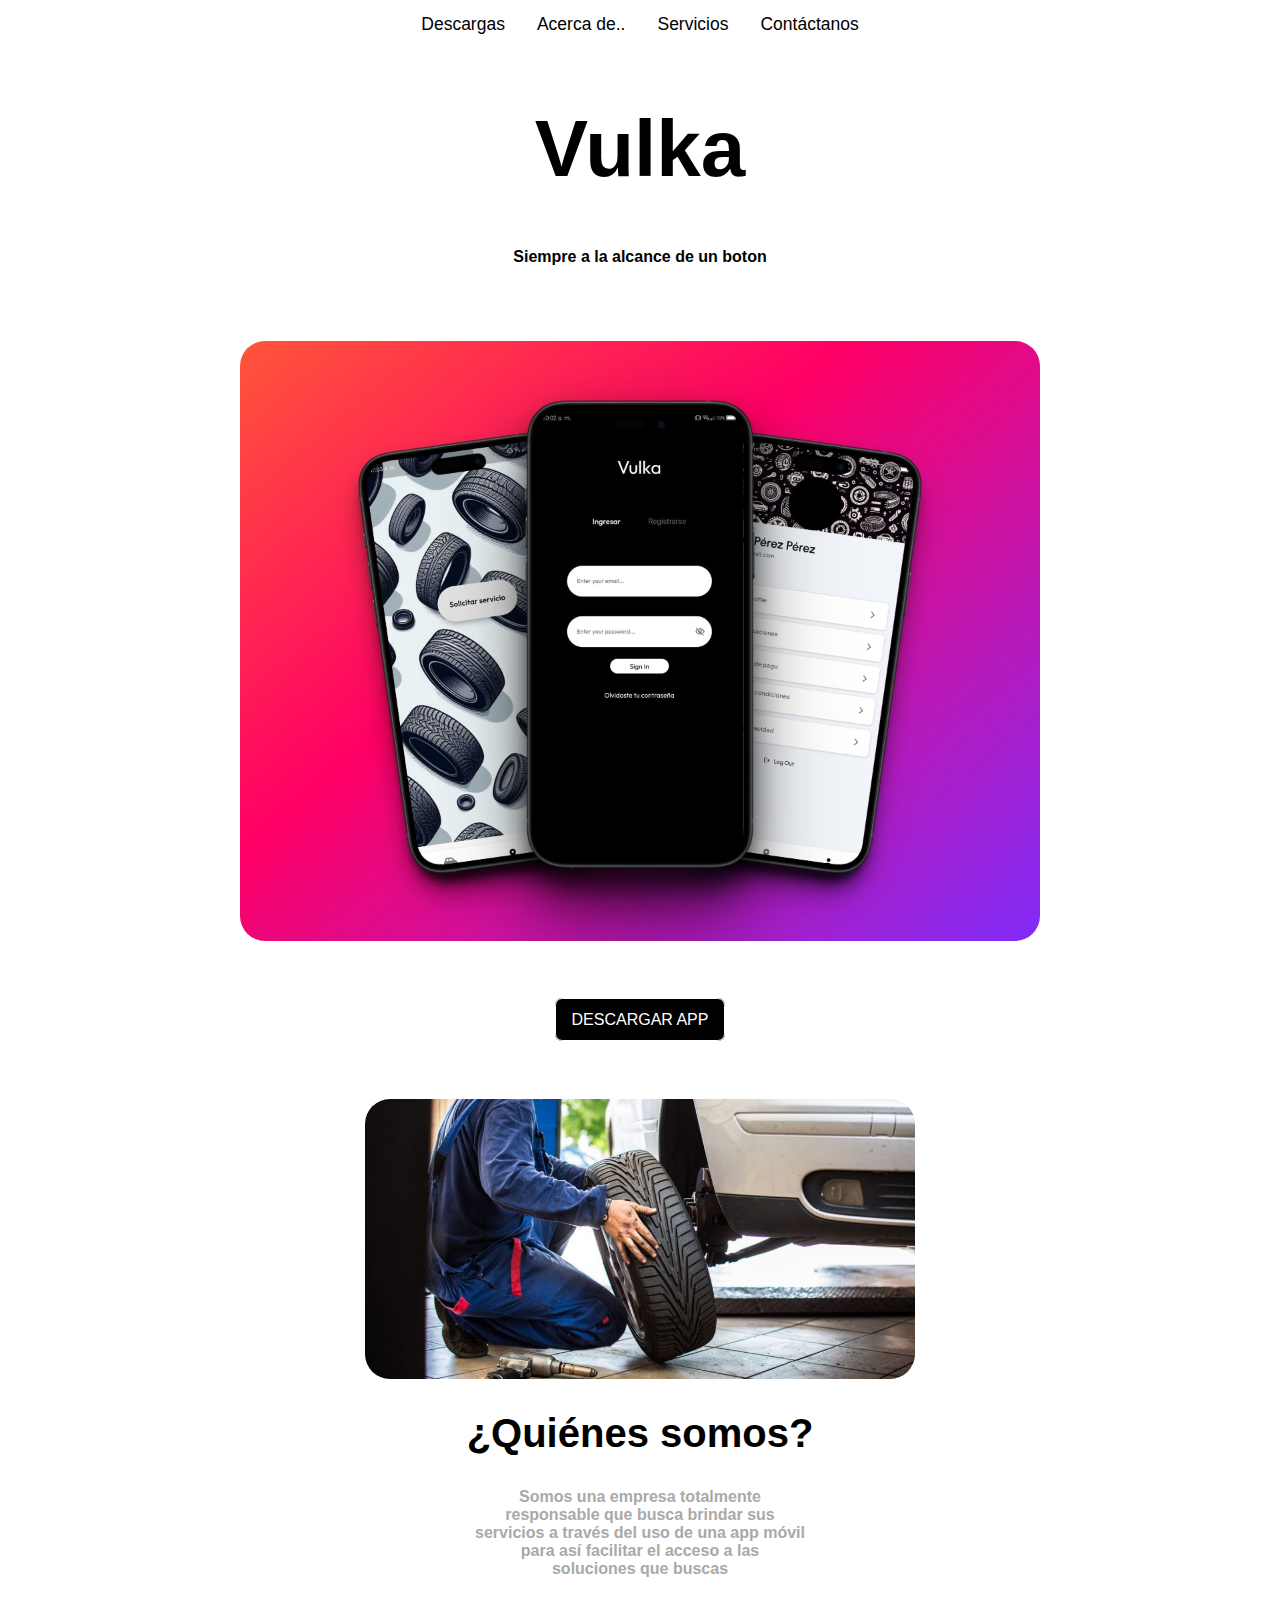
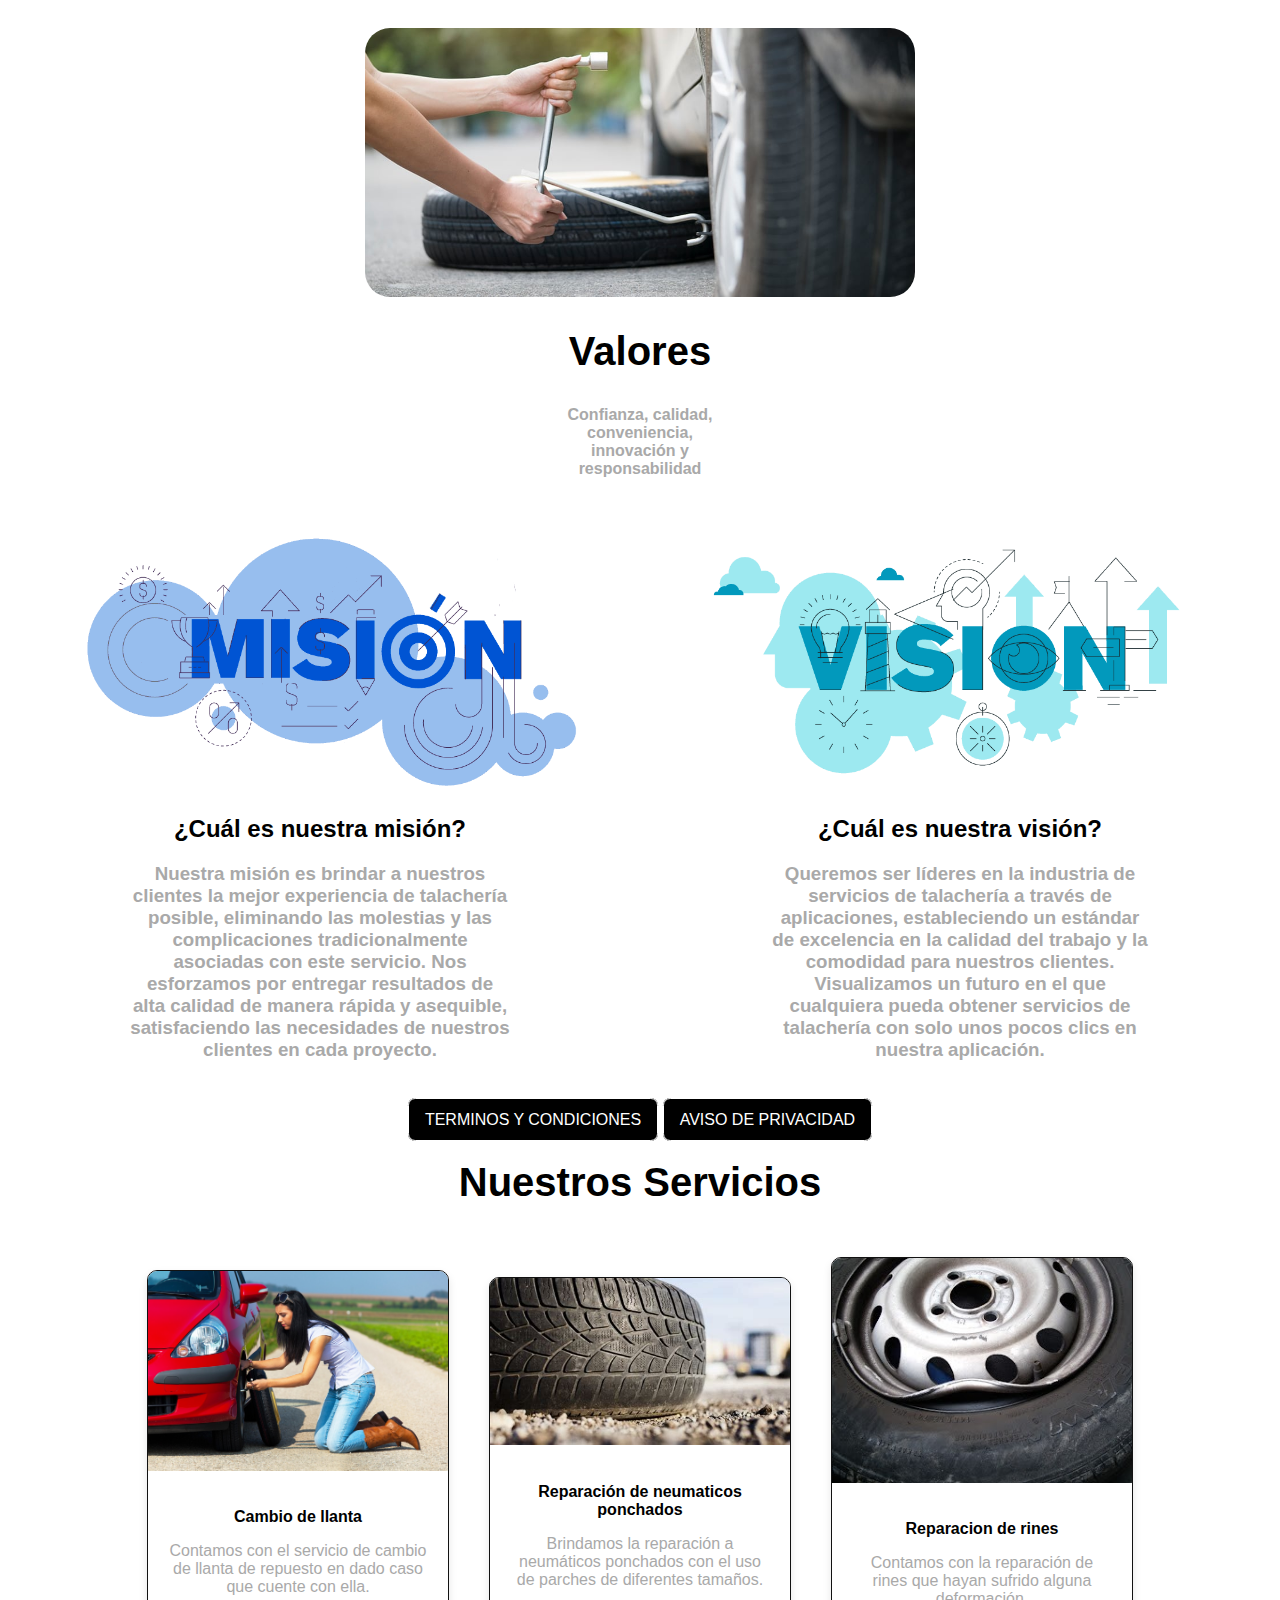
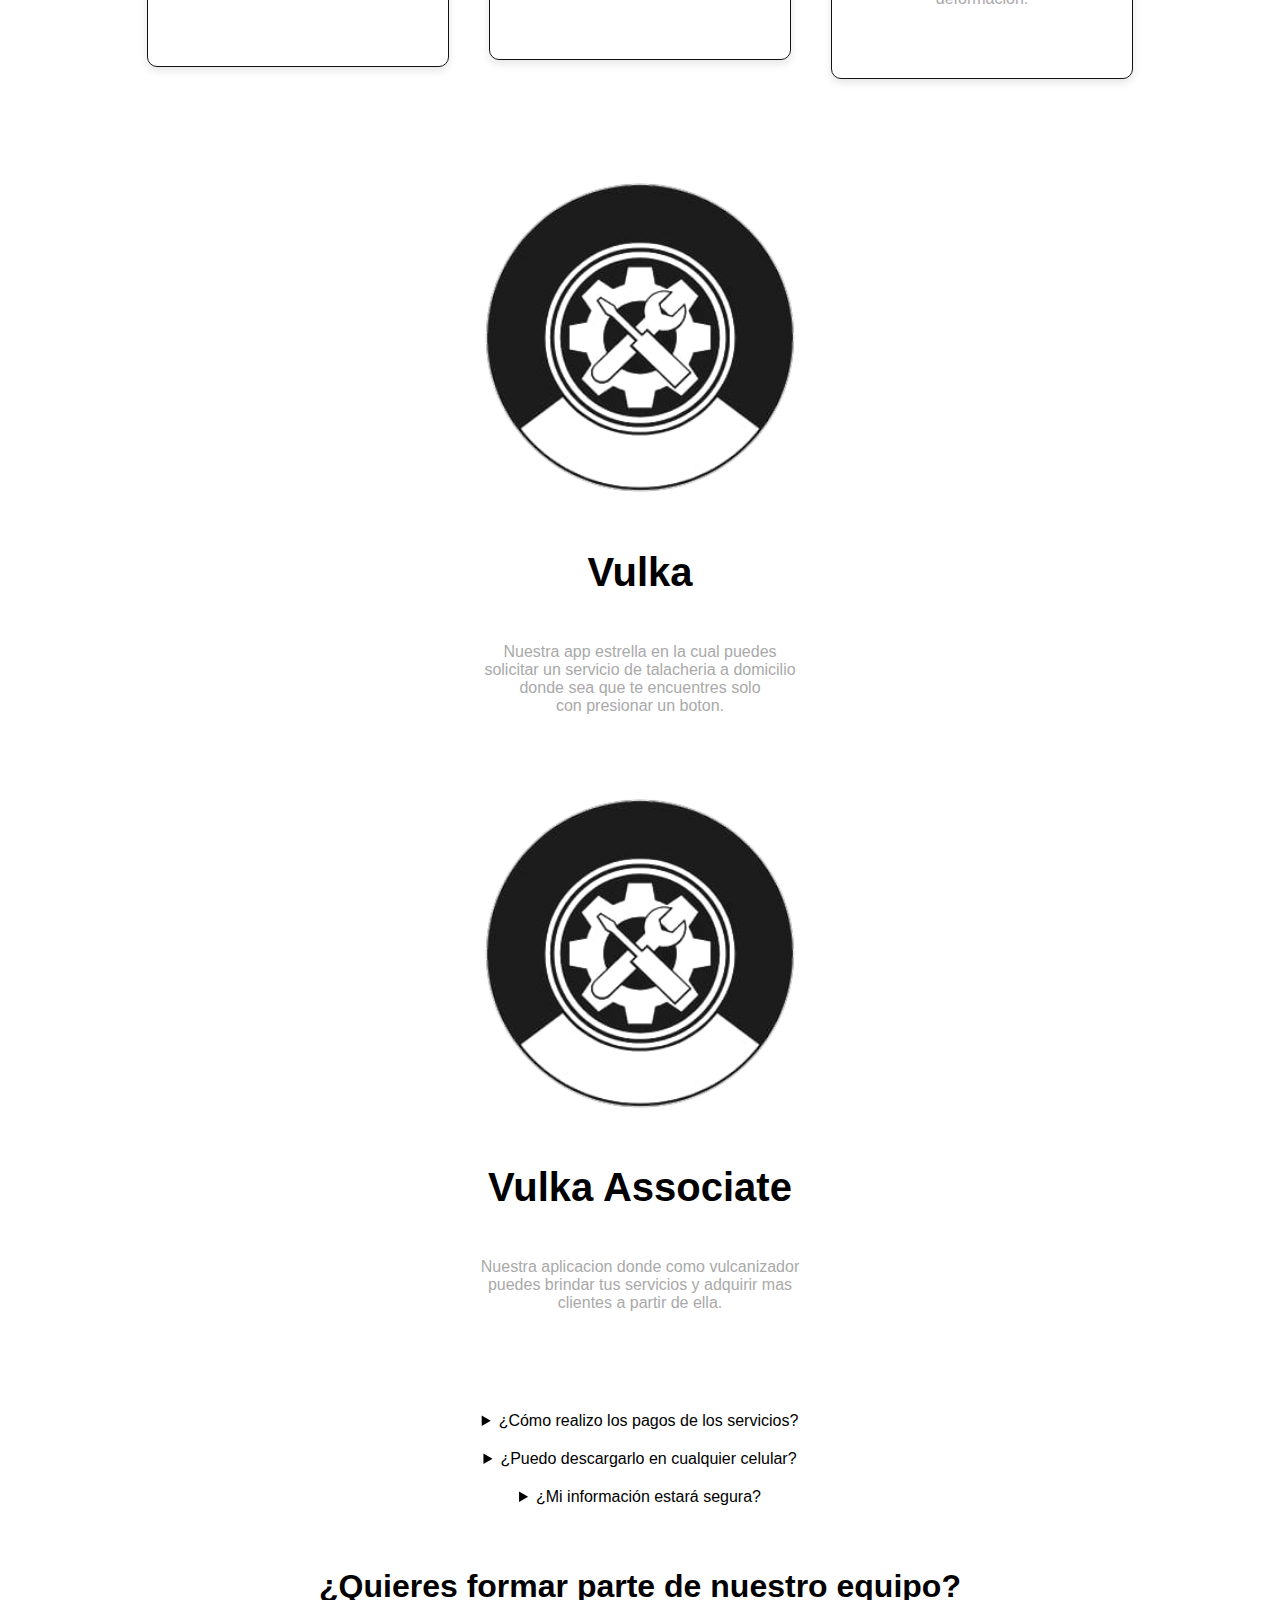
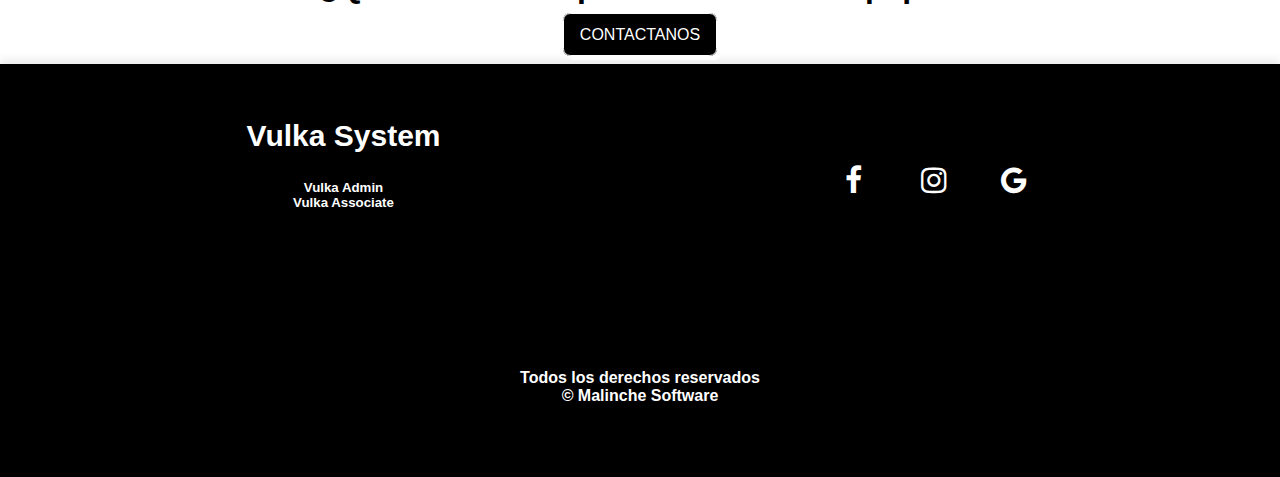
<file: index.html>
<!DOCTYPE html>
<html lang="es">
<head>
  <meta charset="UTF-8">
  <meta name="viewport" content="width=device-width, initial-scale=1.0">
  <link rel="stylesheet" href="./estilos/styles.css">
  <link rel="preconnect" href="https://fonts.gstatic.com">
  <link href="https://fonts.googleapis.com/css2?family=Open+Sans:ital,wght@0,300;0,400;0,600;0,700;1,600&display=swap" rel="stylesheet">
  <link rel="stylesheet" href="./estilos/font-awesome.min.css">
  <link rel="shortcut icon" href="./img/logo.png" type="image/x-icon">
  <script src="script.js"></script>
  <title>Vulka</title>
</head>
<body>

  <header>
    <nav class="navbar">
      <a href="#seccion1">Descargas</a>
      <a href="#seccion2">Acerca de..</a>
      <a href="#seccion3">Servicios</a>
      <a href="#seccion4">Contáctanos</a>
  </nav>
  <nav class="title-container" >
        <h1 class="title">Vulka</h1>       
        <h4 class="slogan">Siempre a la alcance de un boton</h4>
  </nav>
      <div class="header-image">
        <img src="./img/IMG-20231106-WA0004.jpg" width="800px" height="500px" class="header-image">
      </div>
  </header>

  <section class="acerca" id="seccion1">
    <div class="btn1">
      <a class="retro" href="https://drive.google.com/drive/folders/1VpQysyNL3HxDyIy8tH51sVyUkPUY5A3B">Descargar APP</a>  
    </div>
  </section>

  <section class="container">
    <div class="header-image">
      <img src="./img/5Y4ziOjmM4a4c5kWatb2tMpnrpw.jpg" width="550px" height="400px" class="header-image">
    </div>
    <h1 class="title1" id="seccion2">¿Quiénes somos?</h1>
    <h4 class="p1">
      Somos una empresa totalmente
      <br>
      responsable que busca brindar sus
      <br>
      servicios a través del uso de una app móvil
      <br>
      para así facilitar el acceso a las
      <br>
      soluciones que buscas
    </h4>
    <div class="header-image">
      <img src="./img/5I4S7ygWOwVefEDvblxI7k7g7g.jpg" width="550px" height="400px" class="header-image">
    </div>
    <h1 class="title1">Valores</h1>
    <h4 class="p1">
      Confianza, calidad,
      <br>
      conveniencia, 
      <br>
      innovación y  
      <br>
      responsabilidad
    </h4>
  </section>

<section class="items-conteiner">
  <div class="items">
    <div class="item">
        <img src="./img/hT54N6RlOuXv5efaLUyCSit56m8.png" alt="Descripción de la imagen 1">
        <h2 class="app">¿Cuál es nuestra misión?</h2>
        <h3 class="p1">Nuestra misión es brindar a nuestros
          <br>clientes la mejor experiencia de talachería
          <br>posible, eliminando las molestias y las
          <br>complicaciones tradicionalmente
          <br>asociadas con este servicio. Nos
          <br>esforzamos por entregar resultados de
          <br>alta calidad de manera rápida y asequible,
          <br>satisfaciendo las necesidades de nuestros
          <br>clientes en cada proyecto.
        </h3>
    </div>
    <div class="item">
        <img src="./img/UOm50wg92BXcJJVhNdHSvsf5L4.png" alt="Descripción de la imagen 2">
        <h2 class="app">¿Cuál es nuestra visión?</h2>
        <h3 class="p1">Queremos ser líderes en la industria de
          <br>servicios de talachería a través de
          <br>aplicaciones, estableciendo un estándar
          <br>de excelencia en la calidad del trabajo y la
          <br>comodidad para nuestros clientes.
          <br>Visualizamos un futuro en el que
          <br>cualquiera pueda obtener servicios de
          <br>talachería con solo unos pocos clics en
          <br>nuestra aplicación.
        </h3>
    </div>
</div>
</section>

<section class="conditions">
  <a class="retro" href="condiciones.html">Terminos y Condiciones</a>  
  <a class="retro" href="pribacidad.html">Aviso de Privacidad</a>
</section>

<section class="q-somos" id="seccion3">
  <h1 class="title1"> Nuestros Servicios</h1>
  <div class="cards">
    <div class="card">
        <div class="card-image">
            <img src="./img/70Rg0s33E98U5LAFYM27cwcAds.jpg" alt="Descripción de la imagen 1">
        </div>
        <div class="card-content">
            <h2 class="card-description">Cambio de llanta</h2>
            <p class="p1">Contamos con el servicio de cambio de llanta de repuesto en dado caso que cuente con ella.</p>
        </div>
    </div>
    <div class="card">
        <div class="card-image">
            <img src="./img/3W2O9v3lvkYdhoDjn2DJ7cZEY8.jpg" alt="Descripción de la imagen 2">
        </div>
        <div class="card-content">
            <h2 class="card-description">Reparación de neumaticos ponchados</h2>
            <p class="p1">Brindamos la reparación a neumáticos ponchados con el uso de parches de diferentes tamaños.</p>
        </div>
    </div>
    <div class="card">
        <div class="card-image">
            <img src="./img/T4wKXsM7Glzz2qpULaGjc4T0eo.jpg" alt="Descripción de la imagen 3">
        </div>
        <div class="card-content">
            <h2 class="card-description">Reparacion de rines</h2>
            <p class="p1">Contamos con la reparación de rines que hayan sufrido alguna deformación.</p>
        </div>
    </div>
  </div>
  </section>

  <section class="associate">
      <img src="./img/logo.png" width="450px" height="325px" class="header-image">
      <h1 class="title1">Vulka</h1>
      <p class="p1">Nuestra app estrella en la cual puedes <br>
         solicitar un servicio de talacheria a domicilio <br>
          donde sea que te encuentres solo <br>
          con presionar un boton.</p>    
      <img src="./img/logo.png" width="450px" height="325px" class="header-image">
      <h1 class="title1">Vulka Associate</h1>
      <p class="p1">Nuestra aplicacion donde como vulcanizador <br> puedes brindar tus servicios y adquirir mas <br>
        clientes a partir de ella.</p>     
  </section>

  <section class="cuestions" id="?">
     <details>
      <summary>¿Cómo realizo los pagos de los servicios?</summary>
        <p class="p1">Los pagos se pueden realizar de tres
          <br>diferentes maneras, ingresando una cuenta PayPal,
          <br>agregando una tarjeta de debito o credito y por ultimo puedes pagar en efectivo</p>  
     </details>    
    <details>
     <summary>¿Puedo descargarlo en cualquier celular?</summary>
      <p class="p1">Asi es la aplicacion Vulka es compatible
        <br>con Android tanto con IOS lo cual permite una mejor accesibilidad
        <br>Desde cualquier celular a la plataforma.</p>
    </details>
    <details>
     <summary>¿Mi información estará segura?</summary>
      <p class="p1">Totalmente con nosotros tus datos estan 
        <br>totalmente seguros debido a la seguridad
        <br>implementada en el sistema. 
      </p>
    </details>
  </section>

  <section class="descargas" id="seccion4">
    <h1 class="app">¿Quieres formar parte de nuestro equipo?</h1>
    <div class="btn1">
      <a class="retro" href="mailto:efraincruzlobato13@gmail.com">Contactanos</a>
    </div>
  </section>

  <footer>
    <div class="footer-section">
      <h4 class="foh4">
        Vulka System
      </h4>
      <h5 class="fof5">
        Vulka Admin
        <br>
        Vulka Associate
      </h5>
    </div>
    <div class="footer-section">
      <div class="redes-sociales">
        <div class="contenedor">    
            <a class="facebook" href="https://www.facebook.com/efrain.cruzlobato.9"><i class="fa fa-facebook"></i></a>
            <a class="instagram" href="https://instagram.com/efraincruzlobato._.13?igshid=ZDdkNTZiNTM="><i class="fa fa-instagram"></i></a>
            <a class="google" href="mailto:efraincruzlobato13@gmail.com"><i class="fa fa-google"></i></a>
        </div>
      </div>
    </div>
  </footer>
  
  <footer class="seccion-final">
    <H4> 
    Todos los derechos reservados
    <br>
    © Malinche Software
    </H4>
  </footer>

</body>
</html>
</file>
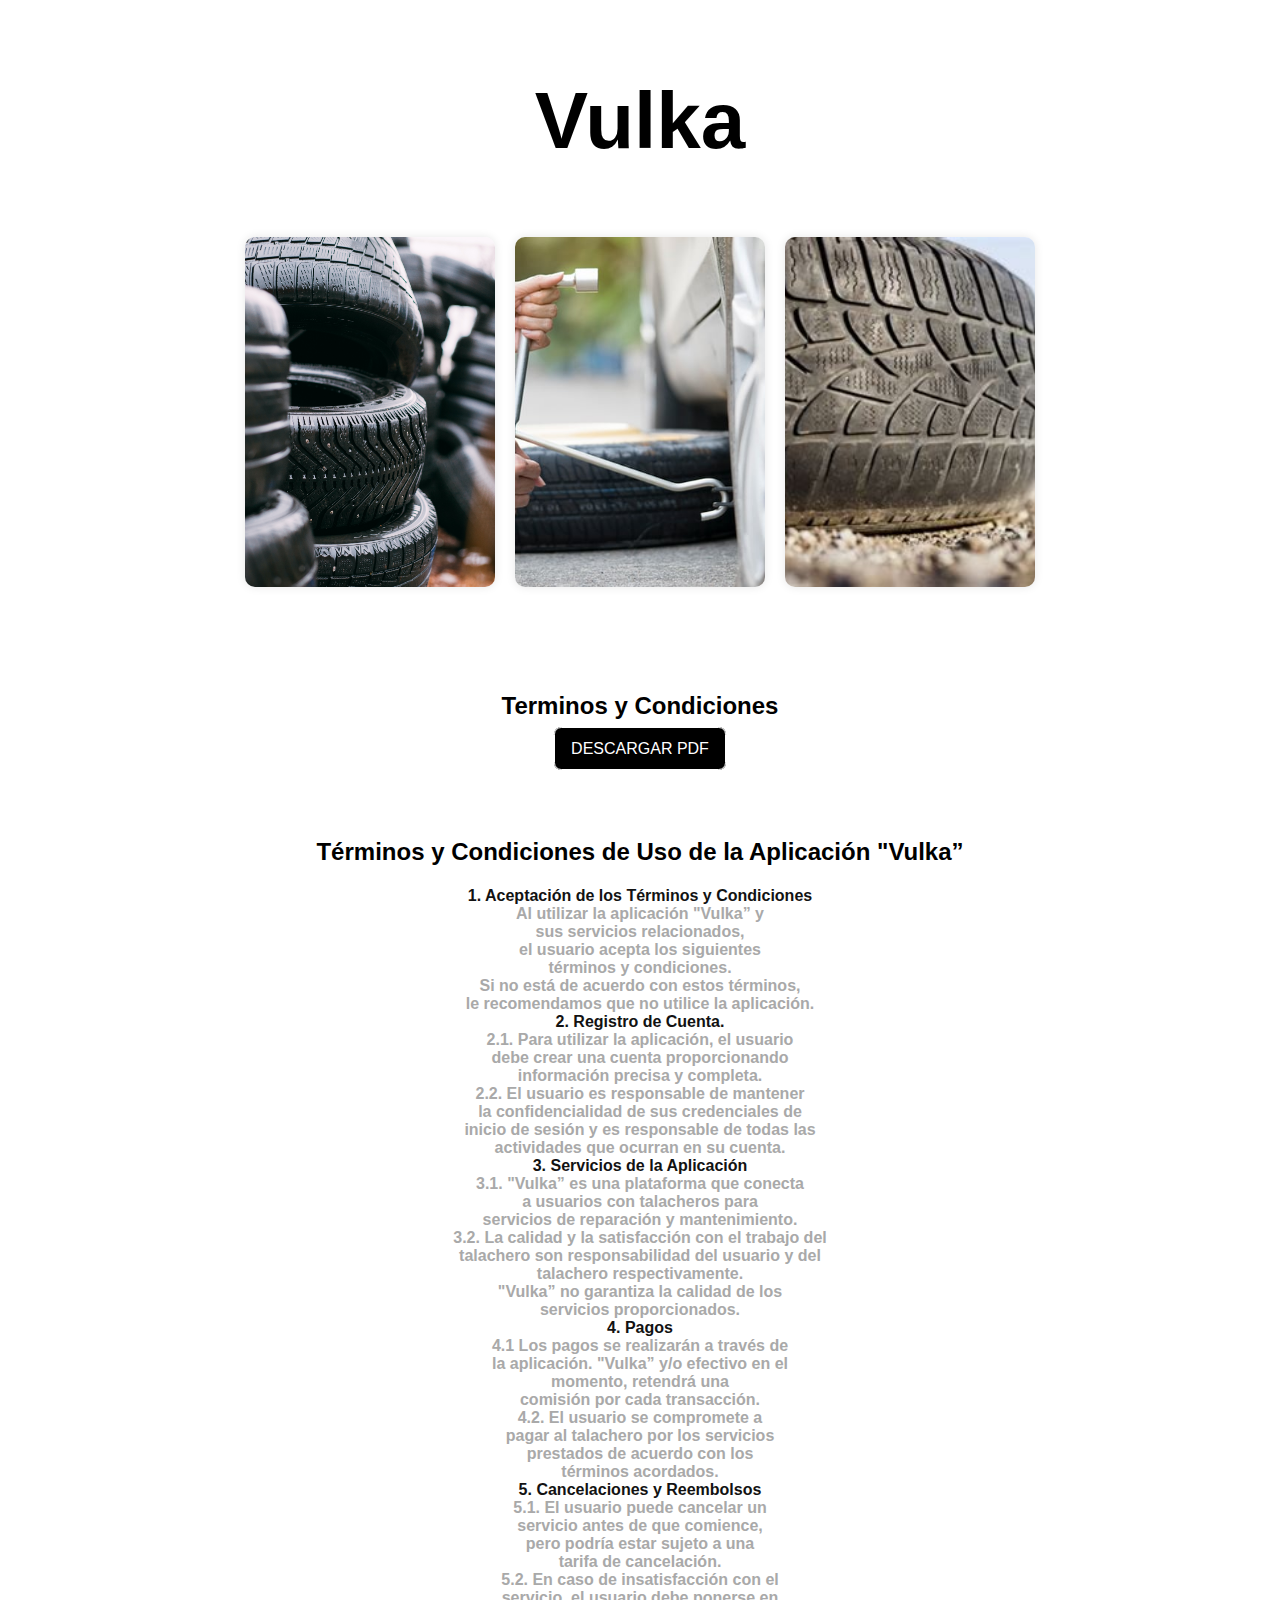
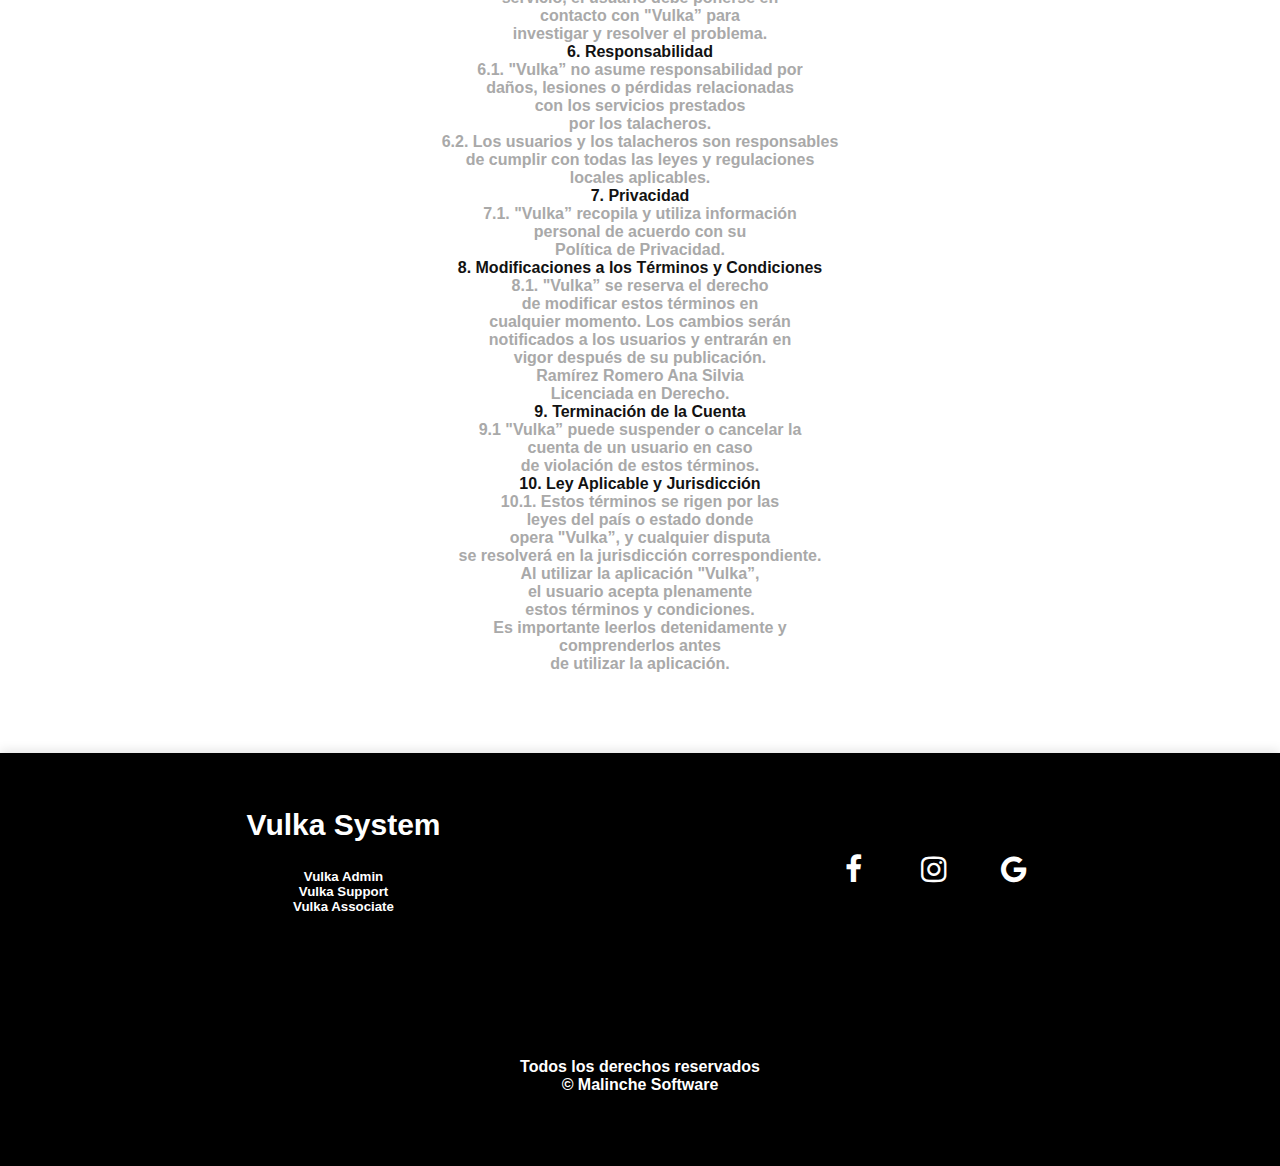
<file: condiciones.html>
<!DOCTYPE html>
<html lang="en">
<head>
  <meta charset="UTF-8">
  <meta name="viewport" content="width=device-width, initial-scale=1.0">
  <link rel="stylesheet" href="./estilos/estilos.css">
  <link rel="preconnect" href="https://fonts.gstatic.com">
  <link href="https://fonts.googleapis.com/css2?family=Open+Sans:ital,wght@0,300;0,400;0,600;0,700;1,600&display=swap" rel="stylesheet">
  <link rel="stylesheet" href="./estilos/font-awesome.min.css">
  <title>Vulka</title>
  <link rel="shortcut icon" href="./img/logo.png" type="image/x-icon">
</head>
<body>
  <nav class="title-container">
    <a class="btn" href="index.html">Vulka</a>
</nav>
<div class="gallery-container">
    <div class="card">
      <img src="./img/robert-laursoo-WHPOFFzY9gU-unsplash.jpg" alt="Imagen 1">
    </div>
    <div class="card">
      <img src="./img/5I4S7ygWOwVefEDvblxI7k7g7g.jpg" alt="Imagen 2">
    </div>
    <div class="card">
      <img src="./img/3W2O9v3lvkYdhoDjn2DJ7cZEY8.jpg" alt="Imagen 3">
    </div>
  </div>
  <section class="content">
    <h2 class="title-content">Terminos y Condiciones</h2> 
    <a class="retro" href="https://drive.google.com/drive/folders/1XD1zRqzEgquRZlQRTNDi6Lbic8qOnENo">Descargar PDF</a>
  </section>

  <section class="text-container">
    <h2 class="text">Términos y Condiciones de Uso de la Aplicación "Vulka”</h2>
    <h4 class="p1"> <span>1. Aceptación de los Términos y Condiciones</span><br>
      Al utilizar la aplicación "Vulka” y <br> sus servicios  relacionados, <br> el usuario acepta los siguientes <br>
      términos y condiciones. <br> Si no está de acuerdo con estos términos, <br> le recomendamos que no
      utilice la aplicación. <br>
      <span>2. Registro de Cuenta.</span><br>
      2.1. Para utilizar la aplicación, el usuario <br> debe crear una cuenta proporcionando <br> información
      precisa y completa. <br>
      2.2. El usuario es responsable de mantener <br> la confidencialidad de sus credenciales de <br> inicio de
      sesión y es responsable de todas las <br> actividades que ocurran en su cuenta. <br>
      <span>3. Servicios de la Aplicación</span> <br> 3.1. "Vulka” es una plataforma que conecta <br> a usuarios con talacheros
      para <br> servicios de reparación y mantenimiento. <br>
      3.2. La calidad y la satisfacción con el trabajo del  <br>talachero son responsabilidad del usuario y del <br>
talachero respectivamente. <br> "Vulka” no garantiza la calidad de los <br> servicios proporcionados. <br>
<span>4. Pagos</span><br>
4.1 Los pagos se realizarán a través de <br> la aplicación. "Vulka” y/o efectivo en el <br> momento, retendrá
una <br> comisión por cada transacción. <br>
4.2. El usuario se compromete a <br> pagar al talachero por los servicios <br> prestados de acuerdo con los <br>
términos acordados. <br>
<span>5. Cancelaciones y Reembolsos</span><br>
5.1. El usuario puede cancelar un <br>servicio antes de que comience, <br> pero podría estar sujeto a una <br>
tarifa de cancelación. <br>
5.2. En caso de insatisfacción con el <br> servicio, el usuario debe ponerse en <br> contacto con "Vulka”
para <br> investigar y resolver el problema. <br>
<span>6. Responsabilidad</span><br>
6.1. "Vulka” no asume responsabilidad por <br> daños, lesiones o pérdidas relacionadas <br> con los
servicios prestados <br> por los talacheros. <br>
6.2. Los usuarios y los talacheros son responsables <br> de cumplir con todas las leyes y regulaciones <br>
locales aplicables. <br>
<span>7. Privacidad </span> <br>
7.1. "Vulka” recopila y utiliza información <br> personal de acuerdo con su <br> Política de Privacidad. <br>
<span>8. Modificaciones a los Términos y Condiciones</span> <br>
8.1. "Vulka” se reserva el derecho <br> de modificar estos términos en <br> cualquier momento. Los
cambios serán <br> notificados a los usuarios y entrarán en <br> vigor después de su publicación. <br> Ramírez
Romero Ana Silvia <br> Licenciada en Derecho. <br>
<span>9. Terminación de la Cuenta</span><br>9.1 "Vulka” puede suspender o cancelar la <br> cuenta de un usuario en
caso <br> de violación de estos términos. <br>
<span>10. Ley Aplicable y Jurisdicción </span><br>
10.1. Estos términos se rigen por las <br> leyes del país o estado donde <br> opera "Vulka”, y cualquier
disputa <br> se resolverá en la jurisdicción correspondiente. <br> Al utilizar la aplicación "Vulka”, <br> el usuario
acepta plenamente <br> estos términos y condiciones. <br> Es importante leerlos detenidamente y <br>
comprenderlos antes <br> de utilizar la aplicación. <br>
       </h4>
  </section>

  <footer>
    <div class="footer-section">
      <h4 class="foh4">
        Vulka System
      </h4>
      <h5 class="fof5">
        Vulka Admin
        <br>
        Vulka Support
        <br>
        Vulka Associate
      </h5>
    </div>
    <div class="footer-section">
      <div class="redes-sociales">
        <div class="contenedor">    
            <a class="facebook" href="https://www.facebook.com/efrain.cruzlobato.9"><i class="fa fa-facebook"></i></a>
            <a class="instagram" href="https://instagram.com/efraincruzlobato._.13?igshid=ZDdkNTZiNTM="><i class="fa fa-instagram"></i></a>
            <a class="google" href="mailto:efraincruzlobato13@gmail.com"><i class="fa fa-google"></i></a>
        </div>
      </div>
    </div>
  </footer>
  <footer class="seccion-final">
    <H4> 
    Todos los derechos reservados
    <br>
    © Malinche Software
    </H4>
  </footer>
</body>
</html>
</file>
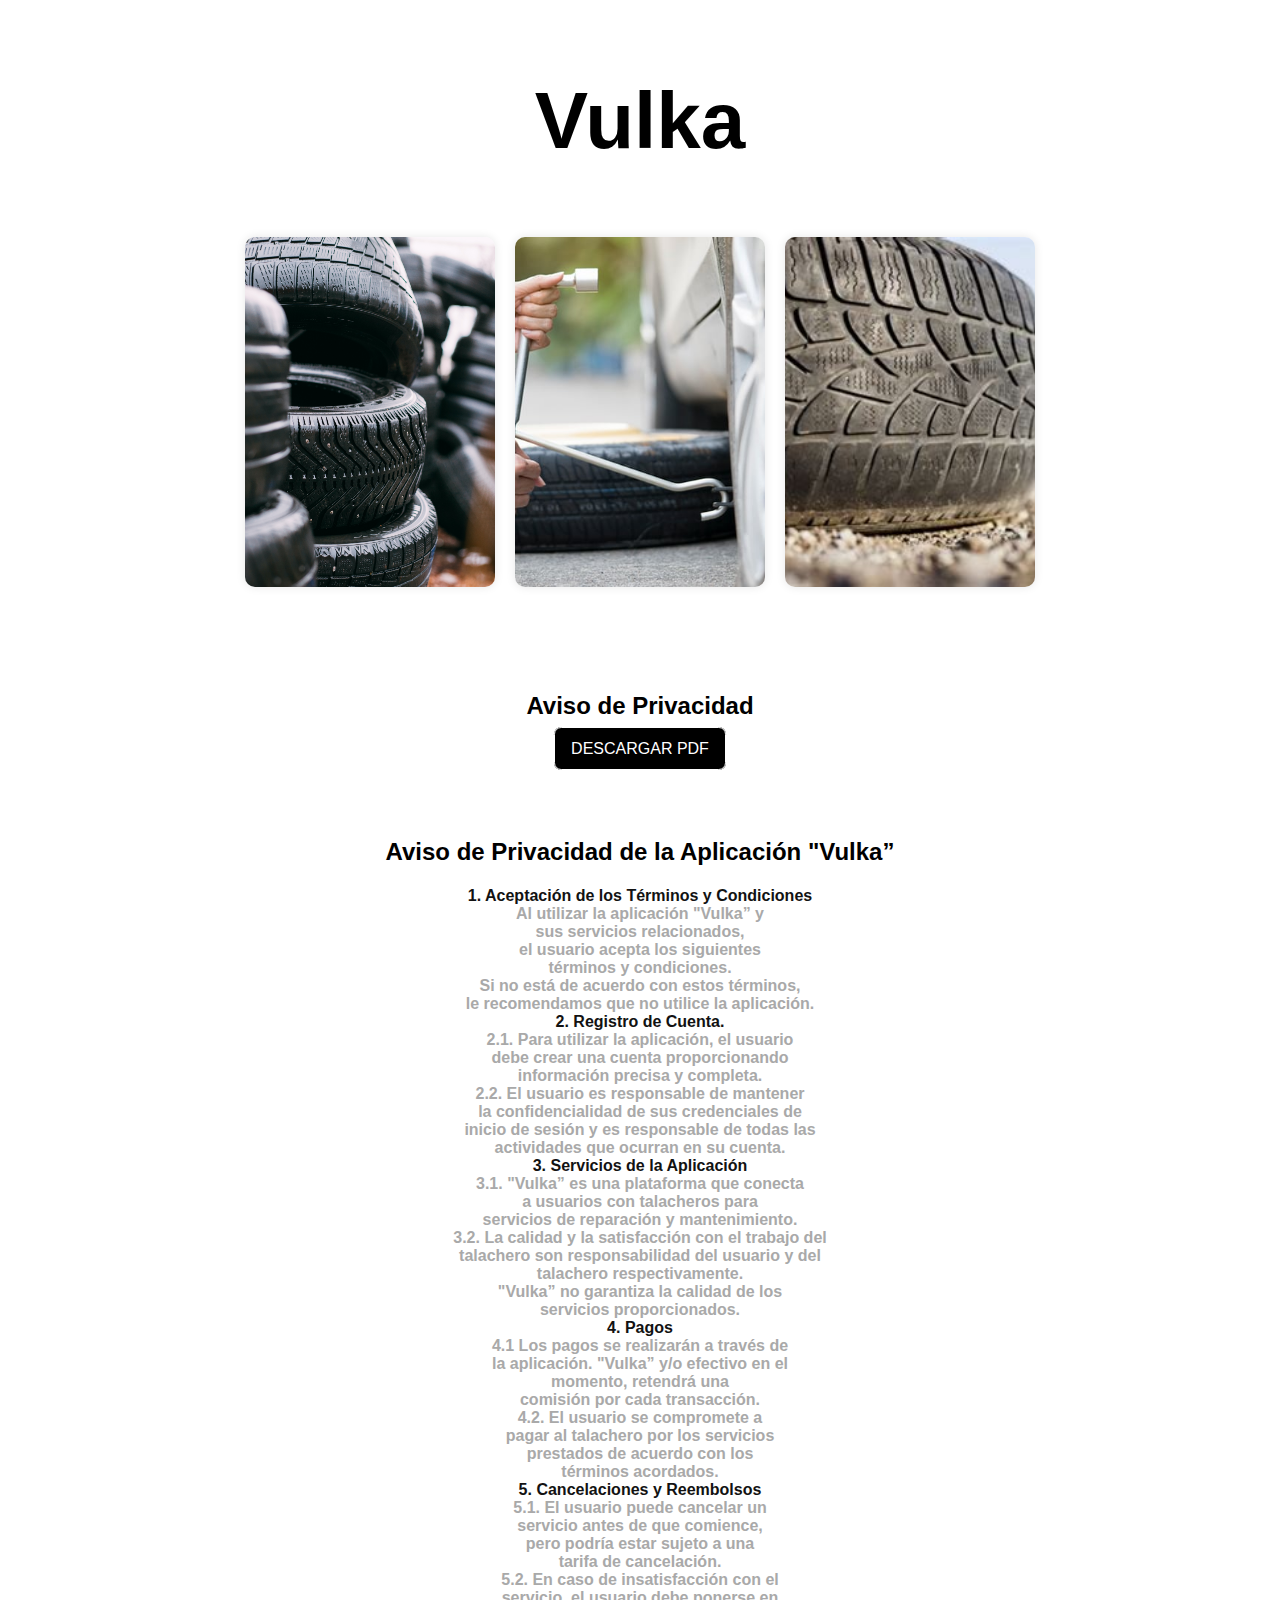
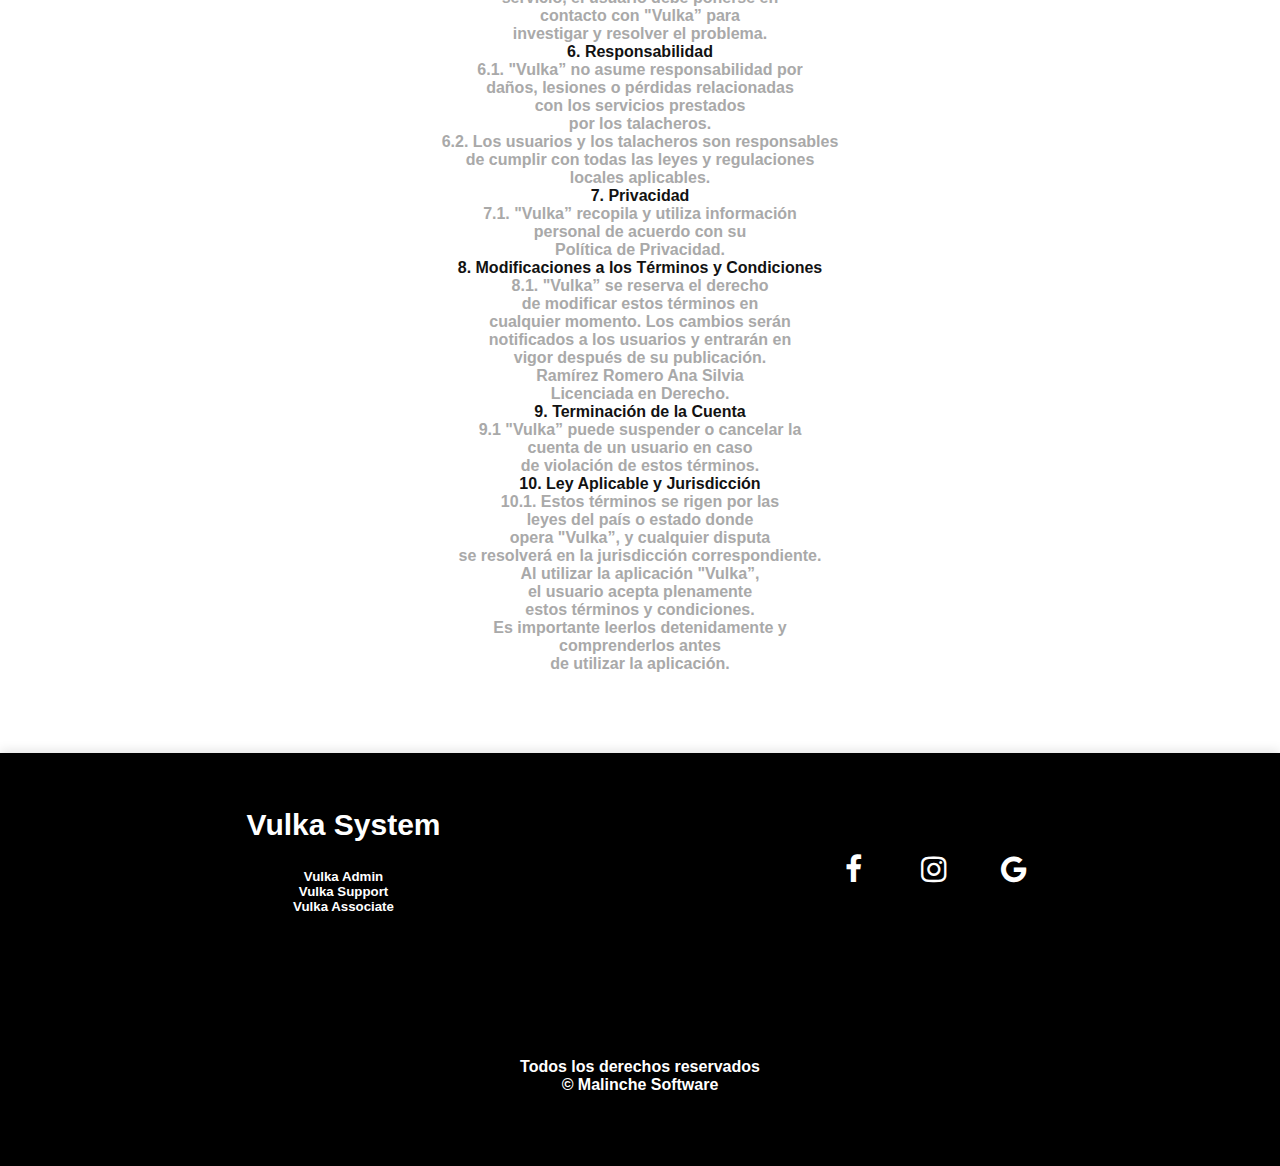
<file: pribacidad.html>
<!DOCTYPE html>
<html lang="en">
<head>
  <meta charset="UTF-8">
  <meta name="viewport" content="width=device-width, initial-scale=1.0">
  <link rel="stylesheet" href="./estilos/estilos.css">
  <link rel="preconnect" href="https://fonts.gstatic.com">
  <link href="https://fonts.googleapis.com/css2?family=Open+Sans:ital,wght@0,300;0,400;0,600;0,700;1,600&display=swap" rel="stylesheet">
  <link rel="stylesheet" href="./estilos/font-awesome.min.css">
  <title>Vulka</title>
  <link rel="shortcut icon" href="./img/logo.png" type="image/x-icon">
</head>
<body>
  <nav class="title-container">

    <a class="btn" href="index.html">Vulka</a>
</nav>
<div class="gallery-container">
    <div class="card">
      <img src="./img/robert-laursoo-WHPOFFzY9gU-unsplash.jpg" alt="Imagen 1">
    </div>
    <div class="card">
      <img src="./img/5I4S7ygWOwVefEDvblxI7k7g7g.jpg" alt="Imagen 2">
    </div>
    <div class="card">
      <img src="./img/3W2O9v3lvkYdhoDjn2DJ7cZEY8.jpg" alt="Imagen 3">
    </div>
  </div>
  
  <section class="content">
    <h2 class="title-content">Aviso de Privacidad</h2>
    <a class="retro" href="https://drive.google.com/drive/folders/1XFBVbvWBg_kAV9gb1QPxQZMm_FcyicDH">Descargar PDF</a>
  </section>

  <section class="text-container">
    <h2 class="text">Aviso de Privacidad de la Aplicación "Vulka”</h2>
    <h4 class="p1"> <span>1. Aceptación de los Términos y Condiciones</span><br>
      Al utilizar la aplicación "Vulka” y <br> sus servicios  relacionados, <br> el usuario acepta los siguientes <br>
      términos y condiciones. <br> Si no está de acuerdo con estos términos, <br> le recomendamos que no
      utilice la aplicación. <br>
      <span>2. Registro de Cuenta.</span><br>
      2.1. Para utilizar la aplicación, el usuario <br> debe crear una cuenta proporcionando <br> información
      precisa y completa. <br>
      2.2. El usuario es responsable de mantener <br> la confidencialidad de sus credenciales de <br> inicio de
      sesión y es responsable de todas las <br> actividades que ocurran en su cuenta. <br>
      <span>3. Servicios de la Aplicación</span> <br> 3.1. "Vulka” es una plataforma que conecta <br> a usuarios con talacheros
      para <br> servicios de reparación y mantenimiento. <br>
      3.2. La calidad y la satisfacción con el trabajo del  <br>talachero son responsabilidad del usuario y del <br>
talachero respectivamente. <br> "Vulka” no garantiza la calidad de los <br> servicios proporcionados. <br>
<span>4. Pagos</span><br>
4.1 Los pagos se realizarán a través de <br> la aplicación. "Vulka” y/o efectivo en el <br> momento, retendrá
una <br> comisión por cada transacción. <br>
4.2. El usuario se compromete a <br> pagar al talachero por los servicios <br> prestados de acuerdo con los <br>
términos acordados. <br>
<span>5. Cancelaciones y Reembolsos</span><br>
5.1. El usuario puede cancelar un <br>servicio antes de que comience, <br> pero podría estar sujeto a una <br>
tarifa de cancelación. <br>
5.2. En caso de insatisfacción con el <br> servicio, el usuario debe ponerse en <br> contacto con "Vulka”
para <br> investigar y resolver el problema. <br>
<span>6. Responsabilidad</span><br>
6.1. "Vulka” no asume responsabilidad por <br> daños, lesiones o pérdidas relacionadas <br> con los
servicios prestados <br> por los talacheros. <br>
6.2. Los usuarios y los talacheros son responsables <br> de cumplir con todas las leyes y regulaciones <br>
locales aplicables. <br>
<span>7. Privacidad </span> <br>
7.1. "Vulka” recopila y utiliza información <br> personal de acuerdo con su <br> Política de Privacidad. <br>
<span>8. Modificaciones a los Términos y Condiciones</span> <br>
8.1. "Vulka” se reserva el derecho <br> de modificar estos términos en <br> cualquier momento. Los
cambios serán <br> notificados a los usuarios y entrarán en <br> vigor después de su publicación. <br> Ramírez
Romero Ana Silvia <br> Licenciada en Derecho. <br>
<span>9. Terminación de la Cuenta</span><br>9.1 "Vulka” puede suspender o cancelar la <br> cuenta de un usuario en
caso <br> de violación de estos términos. <br>
<span>10. Ley Aplicable y Jurisdicción </span><br>
10.1. Estos términos se rigen por las <br> leyes del país o estado donde <br> opera "Vulka”, y cualquier
disputa <br> se resolverá en la jurisdicción correspondiente. <br> Al utilizar la aplicación "Vulka”, <br> el usuario
acepta plenamente <br> estos términos y condiciones. <br> Es importante leerlos detenidamente y <br>
comprenderlos antes <br> de utilizar la aplicación. <br>
       </h4>
  </section>


  <footer>
    <div class="footer-section">
      <h4 class="foh4">
        Vulka System
      </h4>
      <h5 class="fof5">
        Vulka Admin
        <br>
        Vulka Support
        <br>
        Vulka Associate
      </h5>
    </div>
    <div class="footer-section">
      <div class="redes-sociales">
        <div class="contenedor">    
            <a class="facebook" href="https://www.facebook.com/efrain.cruzlobato.9"><i class="fa fa-facebook"></i></a>
            <a class="instagram" href="https://instagram.com/efraincruzlobato._.13?igshid=ZDdkNTZiNTM="><i class="fa fa-instagram"></i></a>
            <a class="google" href="mailto:efraincruzlobato13@gmail.com"><i class="fa fa-google"></i></a>
        </div>
      </div>
    </div>
  </footer>
  <footer class="seccion-final">
    <H4> 
    Todos los derechos reservados
    <br>
    © Malinche Software
    </H4>
  </footer>
</body>
</html>
</file>
<file: estilos/styles.css>
body {
    font-family: Arial, sans-serif;
    margin: 0;
    padding: 0;
    background-color: white;
  }
  .navbar {
    background-color: #fff;
    overflow: hidden;
    text-align: center;
    align-items: center;
    display: flex;
    justify-content: center;
}

.navbar a {
    float: left;
    display: block;
    color: black;
    text-align: center;
    padding: 14px 16px;
    text-decoration: none;
    transition: 0.3s;
    font-size: 17.5px;
}

  .navbar a:hover {
    background-color: #818181;
    color: black;
}
  
  .header-image {
    border-radius: 25px 25px 25px 25px;
    justify-content: center;
    align-items: center;
    display: flex;
    max-width: 100%;
    height: auto;
    transition: transform 0.5s ease;
  }

    
  .header-image {
    justify-content: center;
    align-items: center;
    display: flex;
  }

  .header-image {
    transition: all 0.3s ease;
  }
  
  .header-image:hover {
    transform: rotateY(180deg);
  }
  
  .title{
    background-color: white;
    color: black;
    text-align: center;
    font-size: 80px;
  }

  .slogan{
    text-align: center;
    margin-bottom: 75px;
  }

  .title1{
    font-size: 40px;
    background-color: white;
    color: black;
    text-align: center;
    padding: 5px;
  }

  .container {
    transition: all 0.3s ease;
  }
  
  .container:hover {
    transform: translateY(-15px);
  }
  

  .p1{
    text-align: center;
    color: darkgray;
    margin-bottom: 50px;
  }
  .btn1 {
    align-items: center;
    text-align: center;
  }

  .acerca-de{
    text-align: center;
    color: #121212;
  }

  .acerca{
    padding: 70px;
  }

  .conditions{
    text-align: center;
  }
  .retro{
    font-weight: 60px;
    text-transform: uppercase;
    background-color: black;
    padding: 0.75rem 1rem;
    border-radius: 0.45rem;
    color: white;
    border: solid 0.124rem #fff;
    box-shadow: 0.25rem 0.25rem #fff;
    align-items: center;
    transition: transform 50ms, box-shadow 50ms;
    text-decoration: none;
  }

  .retro:active {
    transform: translate(0.125rem, 0.125rem);
    box-shadow: 0.125rem 0.125rem #121212;
  }

  .retro:hover{
    
    background-color: #818181;
  }

  .items {
    display: flex;
    justify-content: space-around;
    align-items: center;
  }

  .item {
    text-align: center;
    margin: 0 20px;
  }

  .item img {
    max-width: 100%;
  }

  .item {
    transition: all 0.3s ease;
  }
  
  .item:hover {
    transform: translateY(-15px);
  }

  .cards {
    display: flex;
    justify-content: center;
    align-items: center;
}

.card {
    margin: 20px;
    width: 300px;
    border: 1px solid #121212;
    border-radius: 10px;
    overflow: hidden;
    box-shadow: 0 4px 8px rgba(0, 0, 0, 0.1);
}

.card-image img {
    width: 100%; 
    object-fit: cover;
    max-width: 100%;
    height: auto;
}

.card-description{
  font-size: 1em;
  justify-content: center;
  align-items: center;
}

.card-content {
    padding: 20px;
    text-align: center;
}

.cards {
  transition: all 0.3s ease;
}

.cards:hover {
  transform: translateY(-15px);
}


button {
    margin-top: 10px;
    padding: 10px 20px;
    color: #fff;
    border: none;
    border-radius: 5px;
    cursor: pointer;
    transition: background-color 0.3s ease;
}

button:hover {
    background-color: #818181;
}

.associate{
  align-items: center;
  justify-content: center;
  display: flex;
  flex-direction: column;
  margin-top: 50px;
  margin-bottom: 50px;
}



.pass {
  text-align: start;
  color: darkgrey;
}

.app1
{
  text-align: start;
  color: black
}

.cuestions{
  align-items: center;
}


details {
  margin-bottom: 20px;
  align-items: center;
  text-align: center;
}

summary::-webkit-details-marker {
  display: none;
}
  
  .app{
    text-align: center;
    color: black;  
  }

  .descargas{
    padding: 20px; 
  }

  footer {
    background-color: black;
    color: #fff;
    text-align: center;
    padding: 50px;
    display: flex;
    justify-content: space-around;
    box-shadow: 0px -3px 10px rgba(0, 0, 0, 0.1);
  }

  .foh4{
    color: white;
    
    padding: 5px 0;
    border-radius: 3px;
    font-size: 30px;
    margin: 0 20px;
  }
  .foh5{
    color: white;
    padding: 5px 0;
    border-radius: 3px;
    font-size: 30px;
    margin: 0 20px;
  }
  
  .footer-section {
    transition: all 0.3s ease;
  }
  
  .footer-section:hover {
    transform: translateY(-5px);
  }
   
footer .redes-sociales .contenedor{
    display: flex;
    justify-content: center;
}

footer .redes-sociales a{
    color: #fff;
    text-align: center;
    width: 40px;
    display: block;
    padding: 50px 0;
    border-radius: 3px;
    font-size: 30px;
    margin: 0 20px;
}

  footer .redes-sociales .facebook:hover{
    background: #3b5998;
 }
 footer .redes-sociales .instagram:hover{
    background: radial-gradient(circle at 30% 107%, #fdf497 0%, #fdf497 5%, #fd5949 45%,#d6249f 60%,#285AEB 90%);
 }
 
 footer .redes-sociales .google:hover{
    background: #d62424;
 }

 .seccion-final{
  text-align: center;
  color: #fff;
  background-color: black;
  justify-content: center;
 }
</file>
<file: estilos/estilos.css>
body {
    font-family: Arial, sans-serif;
    margin: 0;
    padding: 0;
    background-color: white;
  }

.btn{
    background-color: white;
    color: black;
    text-align: center;
    padding: 25px;
    font-size: 80px;
    text-decoration: none;
    font-size: 80px;
    font-weight: bold;
  }

  .title-container{
    align-items: center;
    text-align: center;
    margin-top: 75px;
  }

  section {
    padding: 30px;
  }

  span {
    color: #121212;
  }

  .gallery-container {
    display: flex;
    flex-wrap: wrap;
    gap: 20px;
    align-items: center;
    padding: 20px;
    justify-content: center;
    margin-top: 50px;
  }
  
  .card {
    width: 250px;
    height: 350px;
    overflow: hidden;
    border-radius: 10px;
    box-shadow: 0px 0px 10px rgba(0, 0, 0, 0.1);
    transition: transform 0.3s ease;
  }
  
  .card img {
    width: 100%;
    height: 100%;
    object-fit: cover;
  }
  
  .card:hover {
    transform: scale(1.05);
  }

  .title-content{
    text-align: center;
    color: black;
  }

  .content{
    text-align: center;
    color: darkgray;
    margin-top: 35px;
  }


  .retro{
    font-weight: 60px;
    text-transform: uppercase;
    background-color: black;
    padding: 0.75rem 1rem;
    border-radius: 0.45rem;
    color: white;
    border: solid 0.124rem #fff;
    box-shadow: 0.25rem 0.25rem #fff;
    align-items: center;
    transition: transform 50ms, box-shadow 50ms;
    text-decoration: none;
  }

  .retro:active {
    transform: translate(0.125rem, 0.125rem);
    box-shadow: 0.125rem 0.125rem #121212;
  }

  .retro:hover{
    
    background-color: #818181;
  }

  .text-container{
    text-align: center;
  }

  .p1{
    text-align: center;
    color: darkgray;
    margin-bottom: 50px;
  }

  footer {
    background-color: black;
    color: #fff;
    text-align: center;
    padding: 50px;
    display: flex;
    justify-content: space-around;
    box-shadow: 0px -3px 10px rgba(0, 0, 0, 0.1);
  }

  .foh4{
    color: white;
    
    padding: 5px 0;
    border-radius: 3px;
    font-size: 30px;
    margin: 0 20px;
  }
  .foh5{
    color: white;
    padding: 5px 0;
    border-radius: 3px;
    font-size: 30px;
    margin: 0 20px;
  }
  
  .footer-section {
    transition: all 0.3s ease;
  }
  
  .footer-section:hover {
    transform: translateY(-5px);
  }
   
footer .redes-sociales .contenedor{
    display: flex;
    justify-content: center;
}

footer .redes-sociales a{
    color: #fff;
    text-align: center;
    width: 40px;
    display: block;
    padding: 50px 0;
    border-radius: 3px;
    font-size: 30px;
    margin: 0 20px;
}

  footer .redes-sociales .facebook:hover{
    background: #3b5998;
 }
 footer .redes-sociales .instagram:hover{
    background: radial-gradient(circle at 30% 107%, #fdf497 0%, #fdf497 5%, #fd5949 45%,#d6249f 60%,#285AEB 90%);
 }
 
 footer .redes-sociales .google:hover{
    background: #d62424;
 }

 .seccion-final{
  text-align: center;
  color: #fff;
  background-color: black;
  justify-content: center;
 }
</file>
